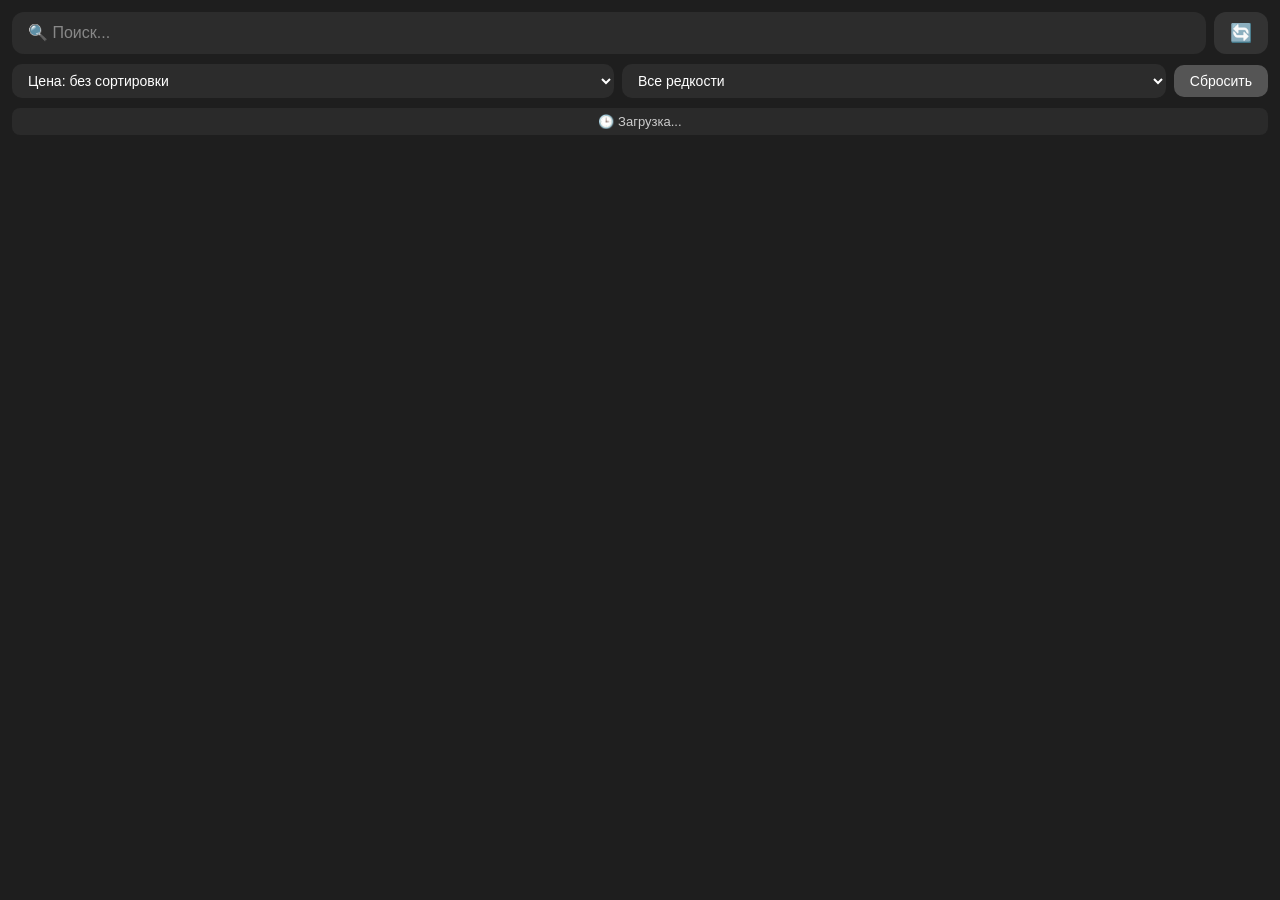
<file: index.html>
<!DOCTYPE html>
<html lang="ru">
<head>
    <meta charset="UTF-8">
    <meta name="viewport" content="width=device-width, initial-scale=1.0, user-scalable=no">
    <title>MM2 Shop</title>
    <link rel="stylesheet" href="style.css">
</head>
<body>
    <div id="app">
        <!-- Верхняя панель -->
        <div class="top-bar">
            <input type="text" id="search" placeholder="🔍 Поиск..." autocomplete="off">
            <button id="refreshBtn">🔄</button>
        </div>

        <!-- Фильтры -->
        <div class="filter-bar">
            <select id="sortPrice">
                <option value="none">Цена: без сортировки</option>
                <option value="asc">Цена: по возрастанию</option>
                <option value="desc">Цена: по убыванию</option>
            </select>
            <select id="filterRarity">
                <option value="all">Все редкости</option>
            </select>
            <button id="resetFiltersBtn">Сбросить</button>
        </div>

        <!-- Время обновления -->
        <div id="update-time">🕒 Загрузка...</div>

        <!-- Категории -->
        <div id="categories"></div>

        <!-- Список предметов -->
        <div id="items"></div>
    </div>
    <script src="app.js"></script>
</body>
</html>
</file>
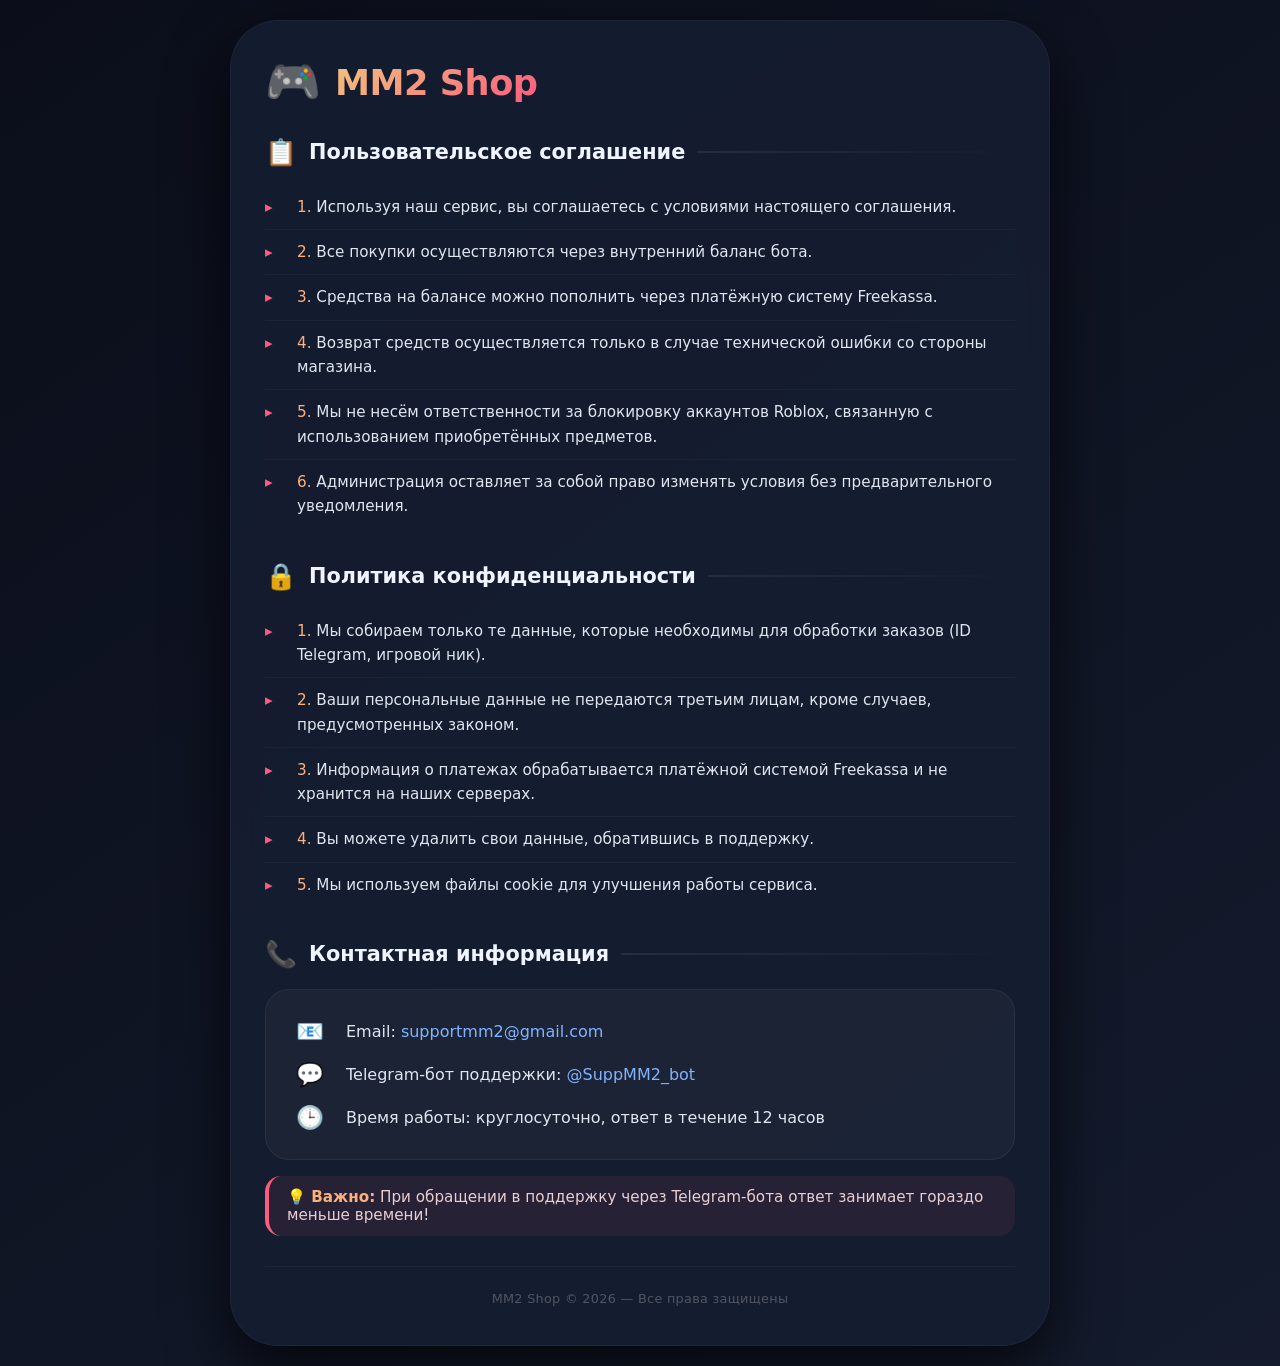
<file: about.html>
<!DOCTYPE html>
<html lang="ru">
<head>
    <meta charset="UTF-8" />
    <meta name="viewport" content="width=device-width, initial-scale=1.0"/>
    <title>О сервисе MM2 Shop</title>
    <style>
        * {
            margin: 0;
            padding: 0;
            box-sizing: border-box;
        }
        body {
            font-family: 'Segoe UI', Roboto, system-ui, sans-serif;
            background: linear-gradient(145deg, #0b0e1a 0%, #141b2d 100%);
            min-height: 100vh;
            display: flex;
            justify-content: center;
            align-items: center;
            padding: 20px;
            color: #e0e6f0;
        }
        .card {
            max-width: 820px;
            width: 100%;
            background: rgba(22, 30, 50, 0.85);
            backdrop-filter: blur(12px);
            -webkit-backdrop-filter: blur(12px);
            border-radius: 48px;
            padding: 40px 35px;
            box-shadow: 0 25px 60px rgba(0, 0, 0, 0.7), 0 0 0 1px rgba(255, 255, 255, 0.04) inset;
            transition: transform 0.2s ease;
        }
        .card:hover {
            transform: translateY(-2px);
        }
        .logo {
            display: flex;
            align-items: center;
            gap: 14px;
            margin-bottom: 28px;
        }
        .logo-icon {
            font-size: 2.8rem;
            line-height: 1;
        }
        .logo h1 {
            font-size: 2.2rem;
            font-weight: 700;
            letter-spacing: -0.5px;
            background: linear-gradient(135deg, #f0c27f, #fc5c7d);
            -webkit-background-clip: text;
            background-clip: text;
            color: transparent;
        }
        .section {
            margin: 32px 0 28px;
        }
        .section:first-of-type {
            margin-top: 8px;
        }
        .section-title {
            font-size: 1.3rem;
            font-weight: 600;
            display: flex;
            align-items: center;
            gap: 12px;
            margin-bottom: 18px;
            color: #f0f4ff;
        }
        .section-title .icon {
            font-size: 1.6rem;
        }
        .section-title .line {
            flex: 1;
            height: 2px;
            background: linear-gradient(90deg, rgba(255, 255, 255, 0.08), transparent);
        }
        .rule-list {
            list-style: none;
            padding: 0;
        }
        .rule-list li {
            padding: 10px 0 10px 32px;
            position: relative;
            line-height: 1.6;
            font-size: 0.95rem;
            border-bottom: 1px solid rgba(255, 255, 255, 0.04);
        }
        .rule-list li:last-child {
            border-bottom: none;
        }
        .rule-list li::before {
            content: "▸";
            position: absolute;
            left: 0;
            color: #fc5c7d;
            font-weight: 700;
        }
        .highlight {
            color: #fcb07c;
        }
        .contact-block {
            background: rgba(255, 255, 255, 0.03);
            border-radius: 24px;
            padding: 20px 24px;
            margin: 20px 0 8px;
            border: 1px solid rgba(255, 255, 255, 0.06);
        }
        .contact-item {
            display: flex;
            align-items: center;
            gap: 16px;
            padding: 8px 0;
        }
        .contact-item .emoji {
            font-size: 1.4rem;
            width: 40px;
            text-align: center;
        }
        .contact-item a {
            color: #80b4ff;
            text-decoration: none;
            font-weight: 500;
            transition: color 0.2s;
        }
        .contact-item a:hover {
            color: #b0d0ff;
            text-decoration: underline;
        }
        .support-note {
            margin-top: 16px;
            padding: 12px 18px;
            background: rgba(252, 92, 125, 0.08);
            border-radius: 16px;
            border-left: 4px solid #fc5c7d;
            font-size: 0.95rem;
            color: #e8d0d0;
        }
        .support-note strong {
            color: #fcb07c;
        }
        .footer-note {
            margin-top: 30px;
            font-size: 0.8rem;
            color: rgba(255, 255, 255, 0.25);
            text-align: center;
            border-top: 1px solid rgba(255, 255, 255, 0.04);
            padding-top: 24px;
            letter-spacing: 0.3px;
        }
        .footer-note a {
            color: rgba(255, 255, 255, 0.4);
            text-decoration: none;
            transition: color 0.2s;
        }
        .footer-note a:hover {
            color: #80b4ff;
            text-decoration: underline;
        }
        @media (max-width: 500px) {
            .card {
                padding: 24px 18px;
                border-radius: 32px;
            }
            .logo h1 {
                font-size: 1.6rem;
            }
            .section-title {
                font-size: 1.1rem;
            }
            .rule-list li {
                padding-left: 24px;
                font-size: 0.9rem;
            }
        }
    </style>
</head>
<body>
    <div class="card">
        <div class="logo">
            <span class="logo-icon">🎮</span>
            <h1>MM2 Shop</h1>
        </div>

        <!-- Пользовательское соглашение -->
        <div class="section">
            <div class="section-title">
                <span class="icon">📋</span>
                Пользовательское соглашение
                <span class="line"></span>
            </div>
            <ul class="rule-list">
                <li><span class="highlight">1.</span> Используя наш сервис, вы соглашаетесь с условиями настоящего соглашения.</li>
                <li><span class="highlight">2.</span> Все покупки осуществляются через внутренний баланс бота.</li>
                <li><span class="highlight">3.</span> Средства на балансе можно пополнить через платёжную систему Freekassa.</li>
                <li><span class="highlight">4.</span> Возврат средств осуществляется только в случае технической ошибки со стороны магазина.</li>
                <li><span class="highlight">5.</span> Мы не несём ответственности за блокировку аккаунтов Roblox, связанную с использованием приобретённых предметов.</li>
                <li><span class="highlight">6.</span> Администрация оставляет за собой право изменять условия без предварительного уведомления.</li>
            </ul>
        </div>

        <!-- Политика конфиденциальности -->
        <div class="section">
            <div class="section-title">
                <span class="icon">🔒</span>
                Политика конфиденциальности
                <span class="line"></span>
            </div>
            <ul class="rule-list">
                <li><span class="highlight">1.</span> Мы собираем только те данные, которые необходимы для обработки заказов (ID Telegram, игровой ник).</li>
                <li><span class="highlight">2.</span> Ваши персональные данные не передаются третьим лицам, кроме случаев, предусмотренных законом.</li>
                <li><span class="highlight">3.</span> Информация о платежах обрабатывается платёжной системой Freekassa и не хранится на наших серверах.</li>
                <li><span class="highlight">4.</span> Вы можете удалить свои данные, обратившись в поддержку.</li>
                <li><span class="highlight">5.</span> Мы используем файлы cookie для улучшения работы сервиса.</li>
            </ul>
        </div>

        <!-- Контакты -->
        <div class="section">
            <div class="section-title">
                <span class="icon">📞</span>
                Контактная информация
                <span class="line"></span>
            </div>
            <div class="contact-block">
                <div class="contact-item">
                    <span class="emoji">📧</span>
                    <span>Email: <a href="mailto:supportmm2@gmail.com">supportmm2@gmail.com</a></span>
                </div>
                <div class="contact-item">
                    <span class="emoji">💬</span>
                    <span>Telegram-бот поддержки: <a href="https://t.me/SuppMM2_bot" target="_blank">@SuppMM2_bot</a></span>
                </div>
                <div class="contact-item">
                    <span class="emoji">🕒</span>
                    <span>Время работы: круглосуточно, ответ в течение 12 часов</span>
                </div>
            </div>
            <div class="support-note">
                <strong>💡 Важно:</strong> При обращении в поддержку через Telegram-бота ответ занимает гораздо меньше времени!
            </div>
        </div>

        <div class="footer-note">
            MM2 Shop © 2026 — Все права защищены
        </div>
    </div>
</body>
</html>
</file>
<file: style.css>
* { margin: 0; padding: 0; box-sizing: border-box; }
body {
    font-family: -apple-system, BlinkMacSystemFont, 'Segoe UI', Roboto, sans-serif;
    background: #1e1e1e;
    color: #fff;
    padding: 12px;
}

/* Верхняя панель */
.top-bar {
    display: flex;
    gap: 8px;
    margin-bottom: 10px;
}
#search {
    flex: 1;
    padding: 10px 16px;
    border-radius: 12px;
    border: none;
    background: #2c2c2c;
    color: #fff;
    font-size: 16px;
}
#search::placeholder {
    color: #888;
}
#refreshBtn {
    padding: 10px 16px;
    border-radius: 12px;
    border: none;
    background: #333;
    color: #fff;
    cursor: pointer;
    font-size: 18px;
}
#refreshBtn:active {
    background: #555;
}

/* Панель фильтров */
.filter-bar {
    display: flex;
    gap: 8px;
    flex-wrap: wrap;
    margin-bottom: 10px;
    align-items: center;
}
.filter-bar select {
    padding: 8px 12px;
    border-radius: 10px;
    border: none;
    background: #2c2c2c;
    color: #fff;
    font-size: 14px;
    flex: 1 1 auto;
    min-width: 120px;
    cursor: pointer;
}
.filter-bar select:focus {
    outline: 2px solid #007aff;
}
.filter-bar select option {
    background: #1e1e1e;
    color: #fff;
}
#resetFiltersBtn {
    padding: 8px 16px;
    border-radius: 10px;
    border: none;
    background: #555;
    color: #fff;
    cursor: pointer;
    font-size: 14px;
    flex-shrink: 0;
}
#resetFiltersBtn:active {
    background: #777;
}

#update-time {
    text-align: center;
    font-size: 13px;
    color: #ccc;
    background: #2a2a2a;
    border-radius: 8px;
    padding: 6px;
    margin-bottom: 10px;
}

#categories {
    display: flex;
    gap: 8px;
    margin-bottom: 16px;
    flex-wrap: wrap;
}
.cat-btn {
    padding: 8px 18px;
    border-radius: 20px;
    background: #333;
    border: none;
    color: #ddd;
    font-size: 14px;
    cursor: pointer;
}
.cat-btn.active {
    background: #007aff;
    color: #fff;
}
.cat-btn:active {
    opacity: 0.7;
}

#items {
    display: grid;
    grid-template-columns: repeat(auto-fill, minmax(150px, 1fr));
    gap: 10px;
}
.item-card {
    background: #2c2c2c;
    border-radius: 14px;
    padding: 8px;
    text-align: center;
    cursor: pointer;
    transition: transform 0.1s ease, background 0.2s;
}
.item-card:active {
    transform: scale(0.97);
    background: #3a3a3a;
}
.item-card img {
    width: 100%;
    aspect-ratio: 1 / 1;
    object-fit: cover;
    border-radius: 8px;
    margin-bottom: 6px;
}
.item-name {
    font-weight: 800;
    margin: 4px 0 6px;
    font-size: 14px;
}
.item-details {
    font-size: 12px;
    color: #aaa;
    display: flex;
    align-items: center;
    justify-content: center;
    gap: 6px;
    flex-wrap: wrap;
}

/* Плашка редкости – общий стиль */
.rarity-badge {
    display: inline-block;
    padding: 2px 8px;
    border-radius: 6px;
    font-size: 11px;
    font-weight: 600;
    color: #fff;
    background: #aaa;
    line-height: 1.4;
}

/* Godly-Chroma – градиентный фон, текст поверх */
.rarity-badge.chroma {
    background: linear-gradient(135deg, #ff69b4, #ff1493, #ff8c00, #ffd700, #32cd32, #1e90ff);
    background-size: 200% 200%;
    color: #fff;
    text-shadow: 0 1px 3px rgba(0,0,0,0.6);
}

.item-status {
    font-size: 11px;
    margin-top: 4px;
    padding: 2px 8px;
    border-radius: 10px;
    background: #007aff;
    color: #fff;
    display: inline-block;
}
.item-status.out {
    background: #ff9500;
}
</file>
